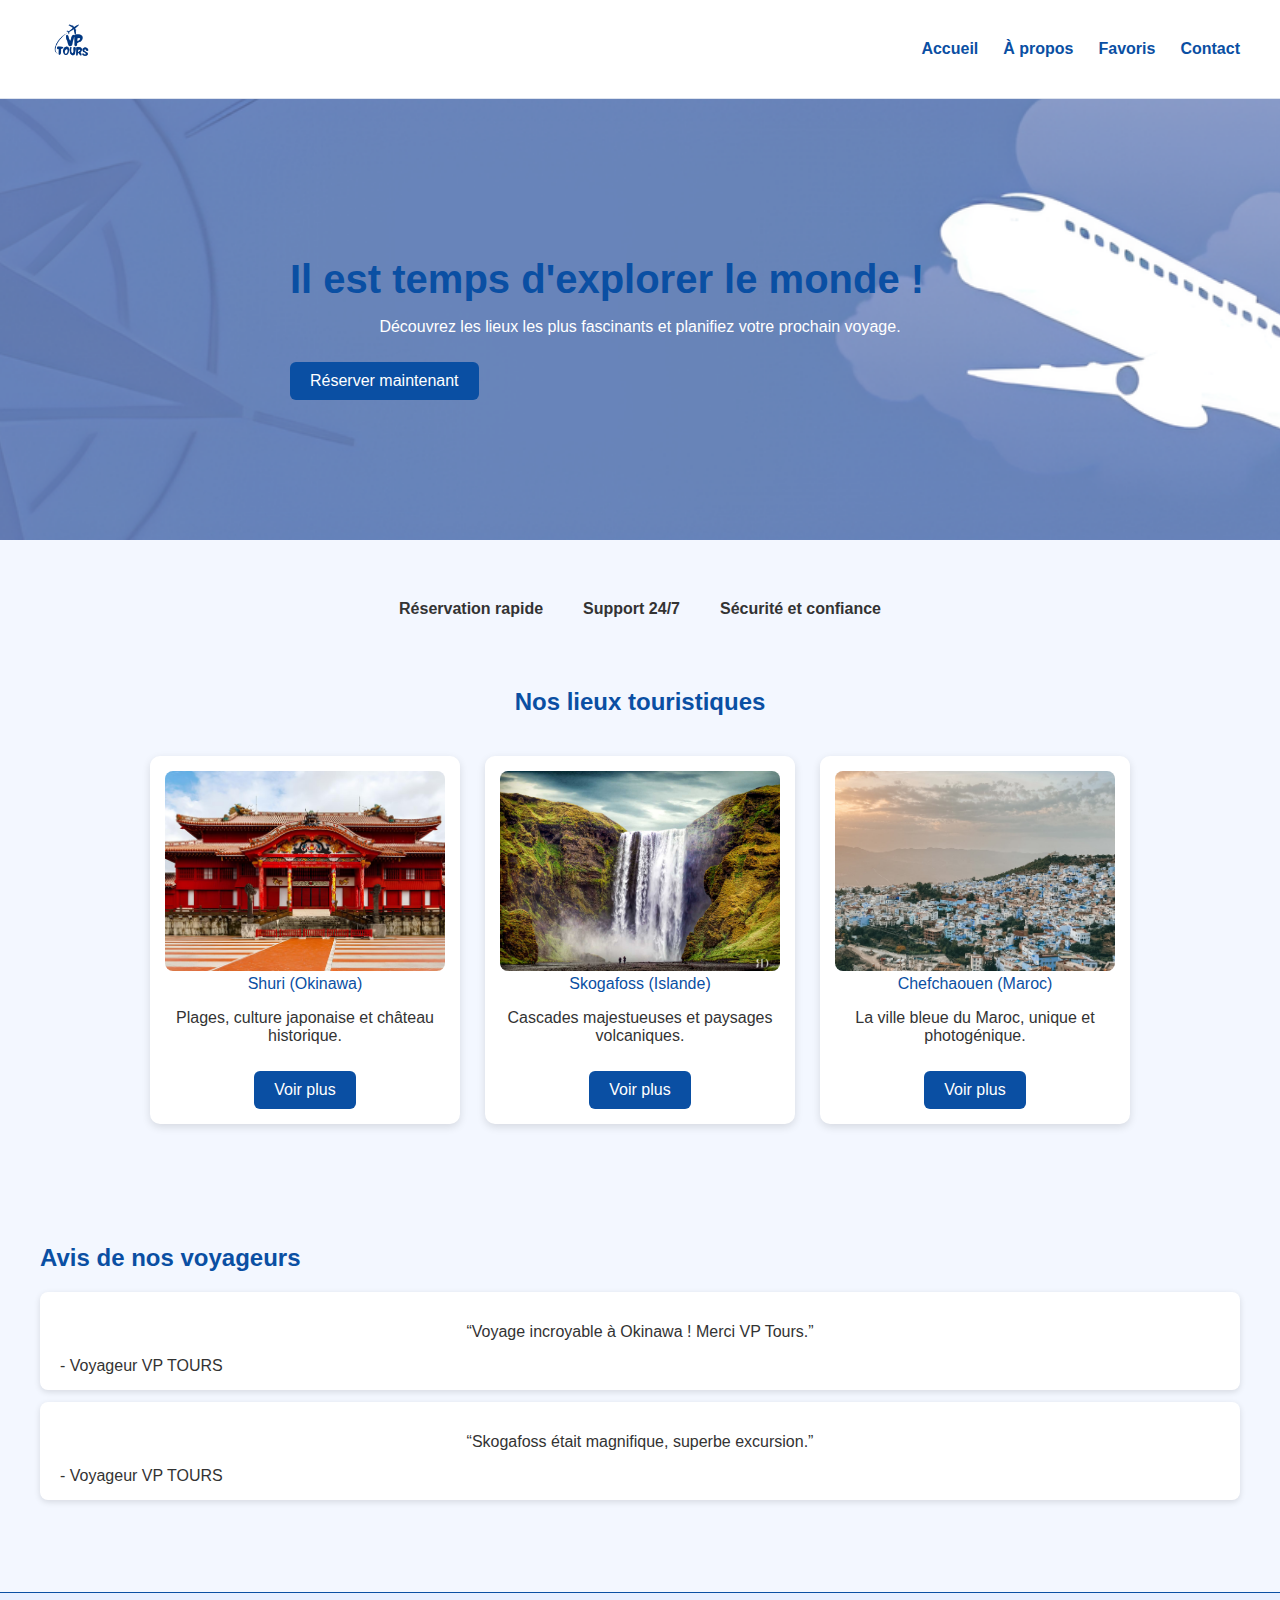
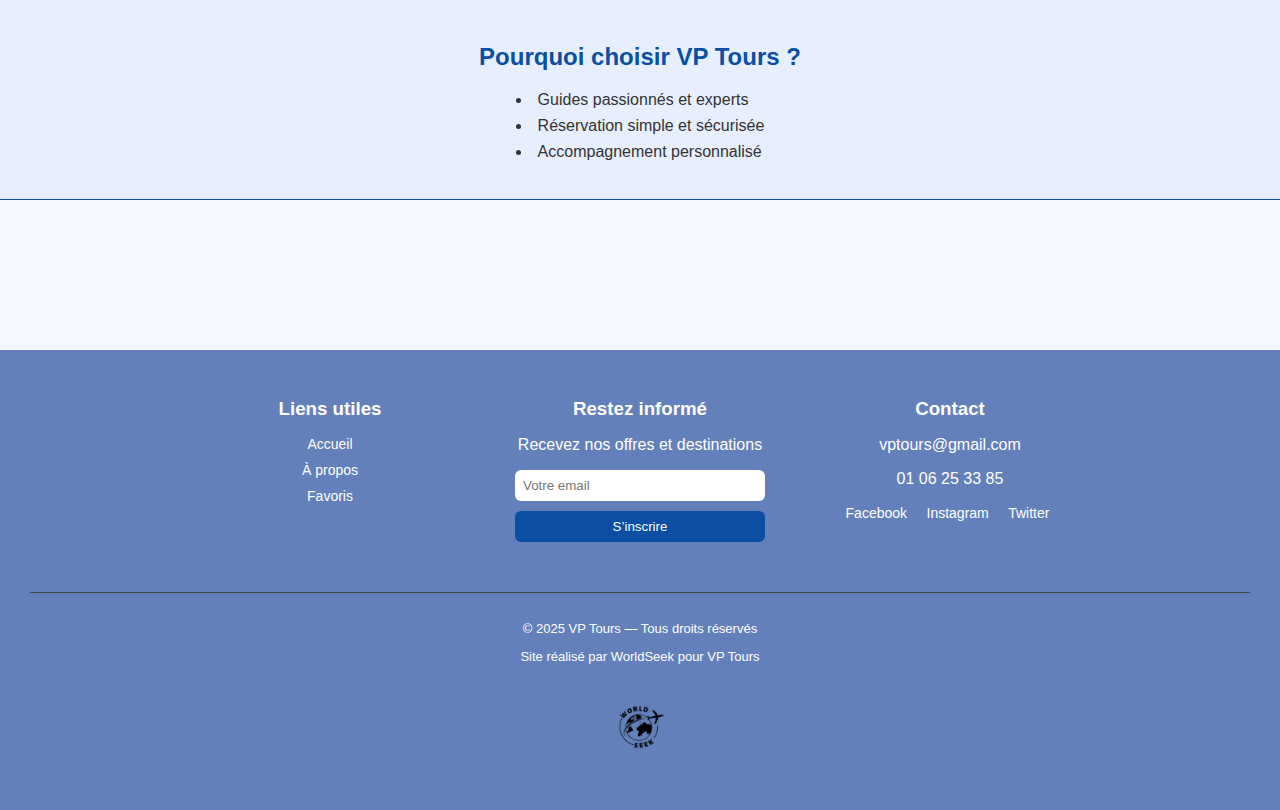
<file: Index.html>
<!DOCTYPE html>
<html lang="fr">
<head>
    <meta charset="UTF-8">
    <title>Accueil - VP Tours</title>
    <link rel="stylesheet" href="style.css">
</head>

<body>
	<header>
		<div class="header-container">
			
		
			<div class="logo">
				<img src="logo.png" alt="Logo VP Tours">
			</div>

			<nav>
				<ul class="menu">
					<li><a href="index.html">Accueil</a></li>
					<li><a href="propos.html">À propos</a></li>
					<li><a href="synthese.html">Favoris</a></li>

					<li class="dropdown">
						<a href="#">Contact </a>
						<ul class="dropdown-menu">
							<li><a href="#">vptours@gmail.com</a></li>
							<li><a href="tel:0106253385">01 06 25 33 85</a></li>
						</ul>
					</li>
				</ul>
			</nav>

		</div>
	</header>


	<section class="principal">
		<img src="banner.png" class="principal-img" alt="Voyage">
		
		<div class="principal-text">
			<h1>Il est temps d'explorer le monde !</h1>
			<p>Découvrez les lieux les plus fascinants et planifiez votre prochain voyage.</p>
			<a href="reservation.html" class="btn-reserver">Réserver maintenant</a>
		</div>
	</section>


	<section class="avantages">
		<ul>
			<li>Réservation rapide</li>
			<li>Support 24/7</li>
			<li>Sécurité et confiance</li>
		</ul>
	</section>


	<main>
		<section>
		<div class="titre">
			<h2>Nos lieux touristiques</h2>
		<div>

			<ul class="destinations">
				<li>
					<img src="shuri.jpg" alt="Shuri">
					<a>Shuri (Okinawa)</a>
					<p>Plages, culture japonaise et château historique.</p>
					<a href="shuri.html" class="btn-reserver">Voir plus</a>
				</li>

				<li>
					<img src="skogafoss.jpeg" alt="Skogafoss">
					<a>Skogafoss (Islande)</a>
					<p>Cascades majestueuses et paysages volcaniques.</p>
					<a href="Skogafoss.html" class="btn-reserver">Voir plus</a>
				</li>

				<li>
					<img src="chefchaouen.jpeg" alt="Chefchaouen">
					<a>Chefchaouen (Maroc)</a>
					<p>La ville bleue du Maroc, unique et photogénique.</p>
					<a href="chefchaouen.html" class="btn-reserver">Voir plus</a>
				</li>
			</ul>
		</section>

		<section class="temoignages">
			<h2>Avis de nos voyageurs</h2>

			<div class="card">
				<p>“Voyage incroyable à Okinawa ! Merci VP Tours.”</p>
				<span>- Voyageur VP TOURS</span>
			</div>

			<div class="card">
				<p>“Skogafoss était magnifique, superbe excursion.”</p>
				<span>- Voyageur VP TOURS</span>
			</div>
		</section>

		<section class="pourquoi">
			<h2>Pourquoi choisir VP Tours ?</h2>
			<ul>
				<li>Guides passionnés et experts</li>
				<li>Réservation simple et sécurisée</li>
				<li>Accompagnement personnalisé</li>
			</ul>
		</section>
	
	</main>

	<footer class="footer">
		<div class="footer-container">

			
			<div class="footer-column">
				<h3>Liens utiles</h3>
				<ul class="footer-links">
					<li><a href="index.html">Accueil</a></li>
					<li><a href="propos.html">À propos</a></li>
					<li><a href="synthese.html">Favoris</a></li>
				</ul>
			</div>

			
			<div class="footer-column">
				<h3>Restez informé</h3>
				<p>Recevez nos offres et destinations</p>

				<form class="newsletter">
					<input type="email" placeholder="Votre email">
					<button type="submit">S’inscrire</button>
				</form>
			</div>

			
			<div class="footer-column">
				<h3>Contact</h3>
				<p>vptours@gmail.com</p>
				<p>01 06 25 33 85</p>

				<div class="socials">
					<a href="#">Facebook</a>
					<a href="#">Instagram</a>
					<a href="#">Twitter</a>
				</div>
			</div>
		</div>

		<div class="footer-bottom">
			<p>© 2025 VP Tours — Tous droits réservés</p>
			<p>Site réalisé par WorldSeek pour VP Tours</p>
			<img src="worldseek.png" alt="Logo Worldseek">
		</div>
	</footer>

</body>
</html>
</file>
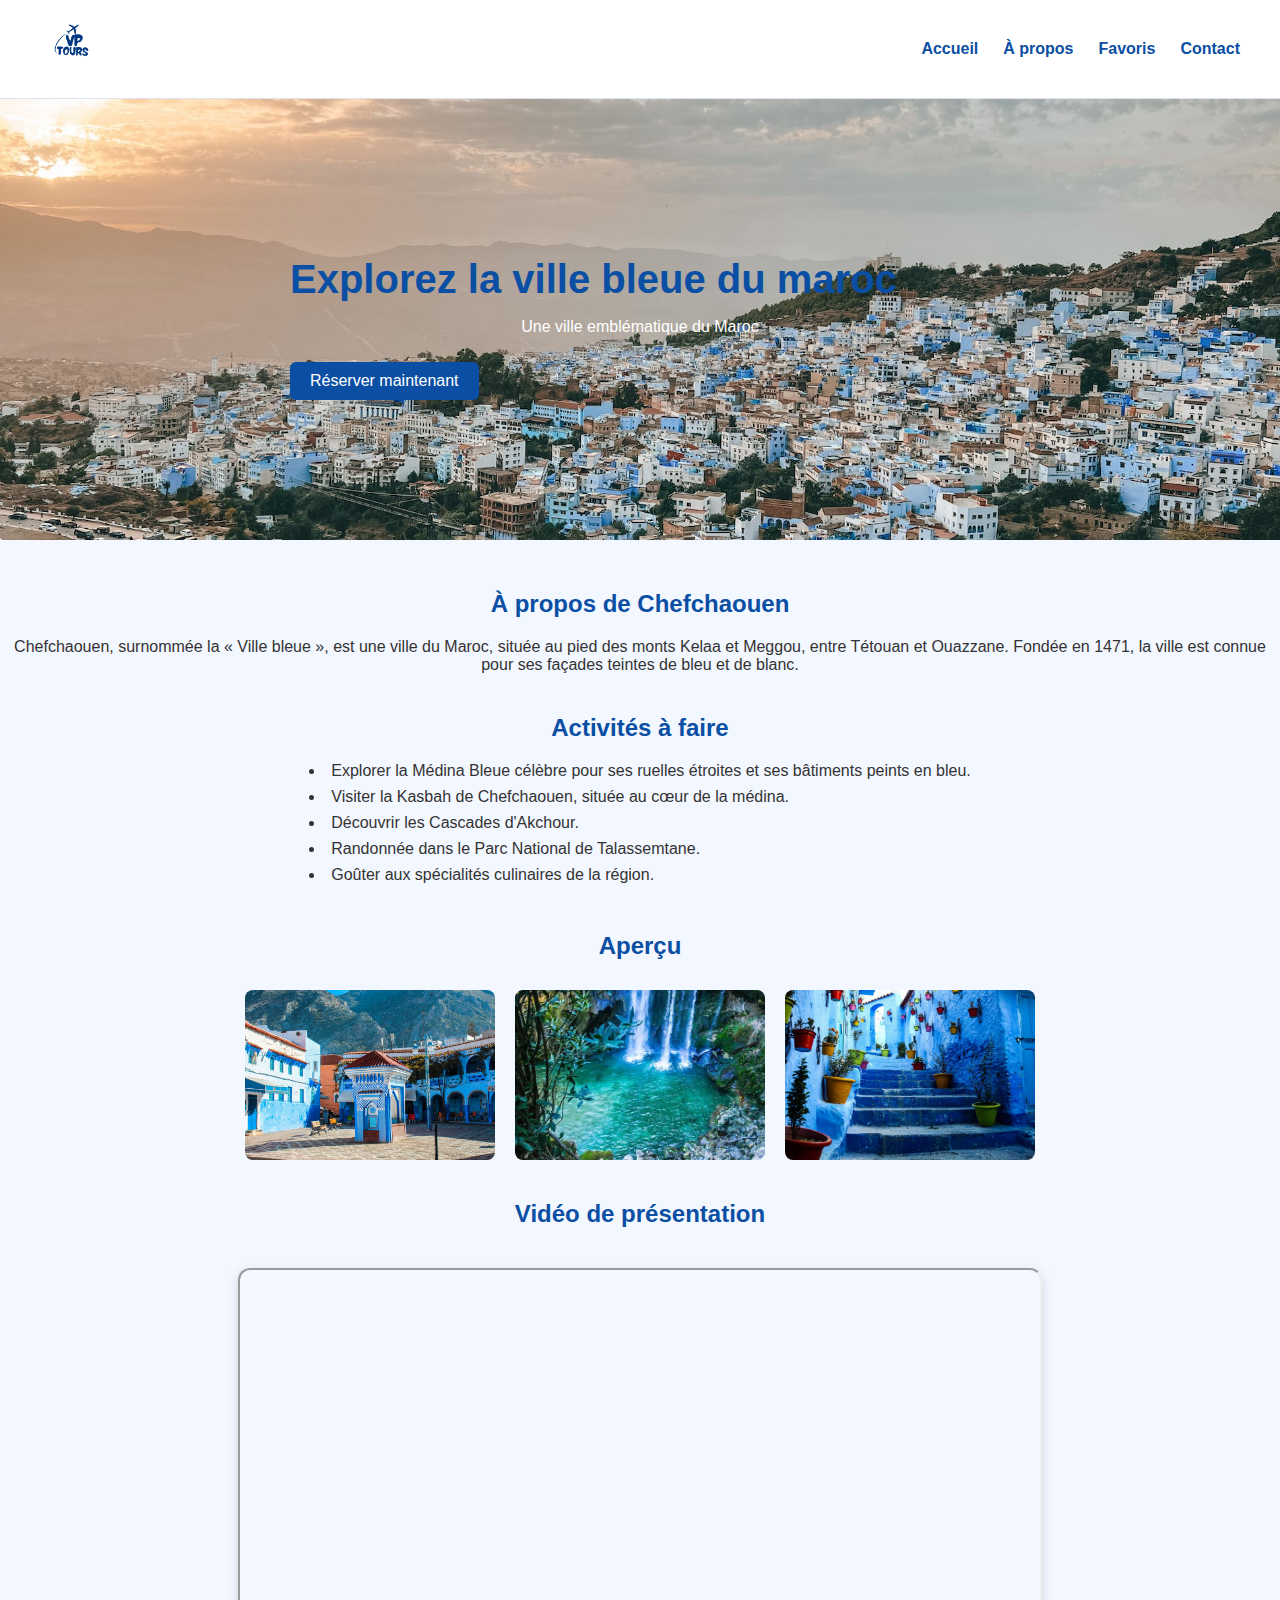
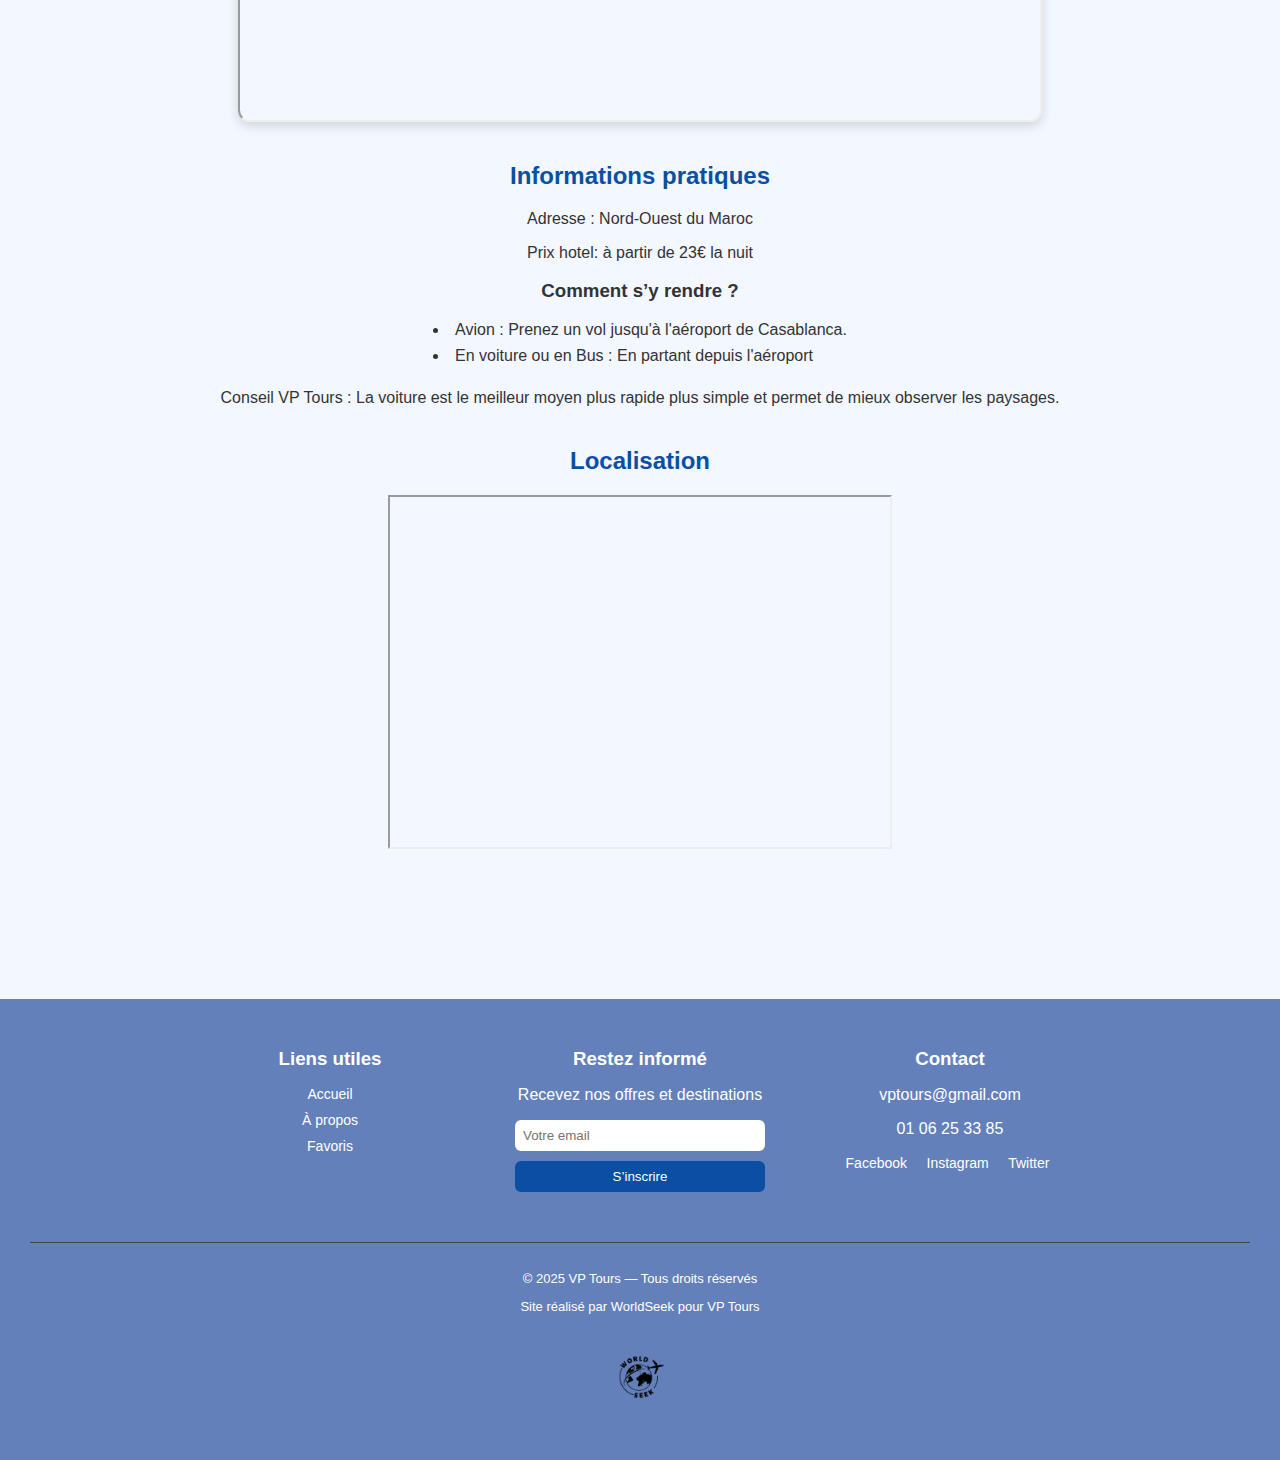
<file: Chefchaouen.html>
<!DOCTYPE html>
<html lang="fr">
<head>
    <meta charset="UTF-8">
    <title>Chefchaouen - Maroc VP Tours</title>
    <link rel="stylesheet" href="style.css">
</head>

<body>

	<header>
		<div class="header-container">

			<div class="logo">
				<img src="logo.png" alt="Logo VP Tours">
			</div>

			<nav>
				<ul class="menu">
					<li><a href="index.html">Accueil</a></li>
					<li><a href="propos.html">À propos</a></li>
					<li><a href="synthese.html">Favoris</a></li>

					<li class="dropdown">
						<a href="#">Contact</a>
						<ul class="dropdown-menu">
							<li><a href="#">vptours@gmail.com</a></li>
							<li><a href="tel:0106253385">01 06 25 33 85</a></li>
						</ul>
					</li>
				</ul>
			</nav>

		</div>
	</header>

	<section class="principal">
		<img src="chefchaouen.jpeg" class="principal-img" alt="Chefchaouen">
		
		<div class="principal-text">
			<h1>Explorez la ville bleue du maroc</h1>
			<p>Une ville emblématique du Maroc</p>
		<a href="reservation.html" class="btn-reserver">Réserver maintenant</a>
		</div>
	</section>

	<main>

    <section class="contenu">
        <h2 class="titre">À propos de Chefchaouen</h2>
        <p>
            Chefchaouen, surnommée la « Ville bleue », est une ville du Maroc, 
		située au pied des monts Kelaa et Meggou, entre Tétouan et Ouazzane. Fondée en 1471, 
		la ville est connue pour ses façades teintes de bleu et de blanc.
        </p>
    </section>

    <section class="contenu">
        <h2 class="titre">Activités à faire</h2>

        <ul>
            <li>Explorer la Médina Bleue célèbre pour ses ruelles étroites et ses bâtiments peints en bleu.</li>
            <li>Visiter la Kasbah de Chefchaouen, située au cœur de la médina.</li>
            <li>Découvrir les Cascades d'Akchour.</li>
            <li>Randonnée dans le Parc National de Talassemtane.</li>
            <li>Goûter aux spécialités culinaires de la région.</li>
        </ul>


    </section>
	
	<section class="contenu">
		<h2 class="titre">Aperçu</h2>
		
		<div class="images-apercu">
			<img src="medina.jpg" alt="Jardins de Shuri">
			<img src="akchour.jpg" alt="Porte rouge">
			<img src="rue.jpg" alt="Spécialités locales">
		</div>
	</section>
	
	<section class="contenu">
		<h2>Vidéo de présentation</h2>
		<iframe src="https://www.youtube.com/embed/J4NNwH_qDwI?si=d47zlhYs-YAQYrtj" title="YouTube video player"  allow="accelerometer; autoplay;
		clipboard-write; encrypted-media; gyroscope; picture-in-picture; web-share" referrerpolicy="strict-origin-when-cross-origin" allowfullscreen class="video"></iframe>
	</section>
	
	<section class="contenu">
		<h2 class="titre">Informations pratiques</h2>

		<p>Adresse : Nord-Ouest du Maroc</p>
		<p>Prix hotel: à partir de 23€ la nuit</p>
		
		<h3>Comment s’y rendre ?</h3>
		<ul>
			<li>Avion : Prenez un vol jusqu'à l'aéroport de Casablanca.</li>
			<li>En voiture ou en Bus : En partant depuis l'aéroport</li>
		</ul>

		<p>Conseil VP Tours : La voiture est le meilleur moyen plus rapide plus simple et permet de mieux observer les paysages.</p>
	</section>


    <section class="contenu">
        <h2 class="titre">Localisation</h2>

        <div class="map">
            <iframe src="https://www.google.com/maps/embed?pb=!1m18!1m12!1m3!1d26091.391146024172!2d-5.291579946805275!3d35.170986006382854!2m3!1f0!2f0!3f0!3m2!1i1024!2i768!4f13.1!3m3!1m2!1s0xd0b265e6402d907%3A0x91548980ce97ea0c!2sChefchaouen%2C%20Maroc!5e0!3m2!1sfr!2sfr!4v1765728182947!5m2!1sfr!2sfr"
			allowfullscreen="" loading="lazy" referrerpolicy="no-referrer-when-downgrade" class="map-i"></iframe>
        </div>
    </section>

</main>

<footer class="footer">
    <div class="footer-container">

        
        <div class="footer-column">
            <h3>Liens utiles</h3>
            <ul class="footer-links">
                <li><a href="index.html">Accueil</a></li>
                <li><a href="propos.html">À propos</a></li>
                <li><a href="synthese.html">Favoris</a></li>
            </ul>
        </div>

        
        <div class="footer-column">
            <h3>Restez informé</h3>
            <p>Recevez nos offres et destinations</p>

            <form class="newsletter">
                <input type="email" placeholder="Votre email">
                <button type="submit">S’inscrire</button>
            </form>
        </div>

        
        <div class="footer-column">
            <h3>Contact</h3>
            <p>vptours@gmail.com</p>
            <p>01 06 25 33 85</p>

            <div class="socials">
                <a href="#">Facebook</a>
                <a href="#">Instagram</a>
                <a href="#">Twitter</a>
            </div>
        </div>

    </div>

    <div class="footer-bottom">
        <p>© 2025 VP Tours — Tous droits réservés</p>
        <p>Site réalisé par WorldSeek pour VP Tours</p>
		<img src="worldseek.png" alt="Logo Worldseek">
    </div>
</footer>

</body>
</html>
</file>
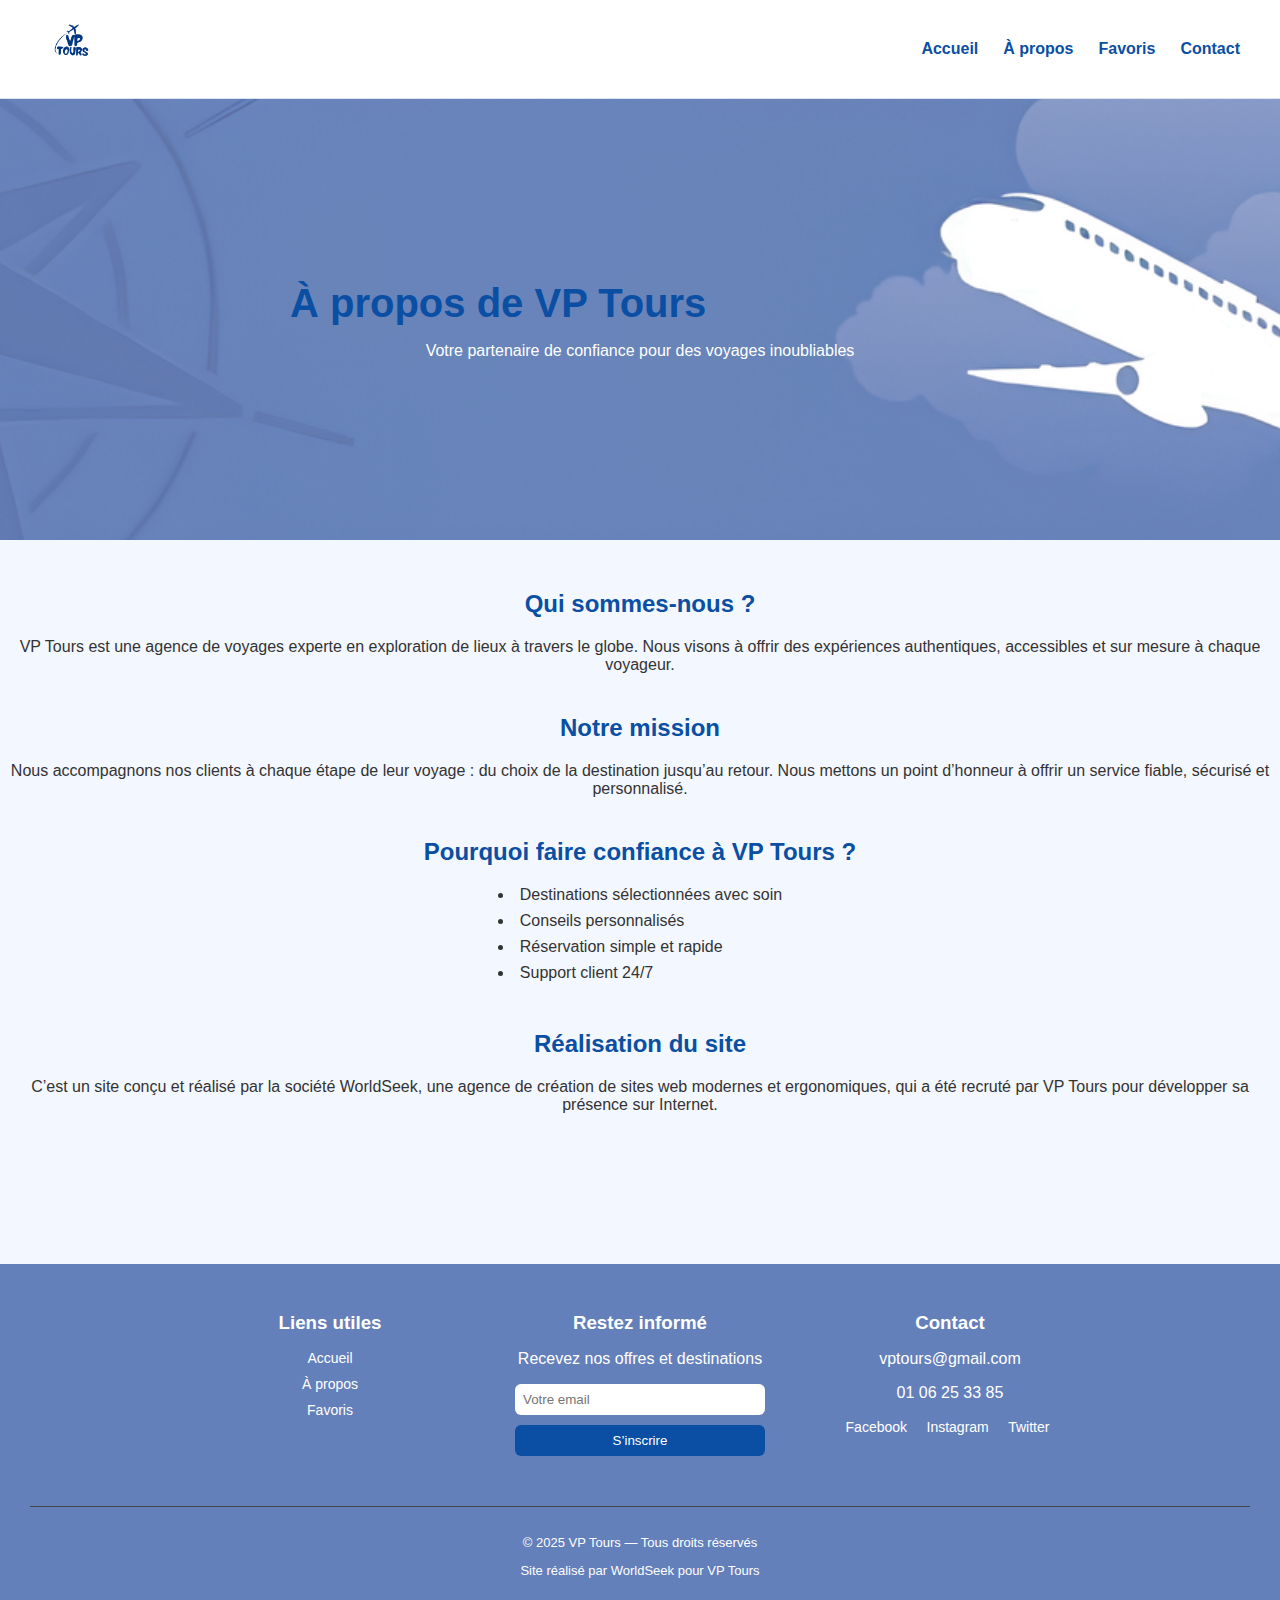
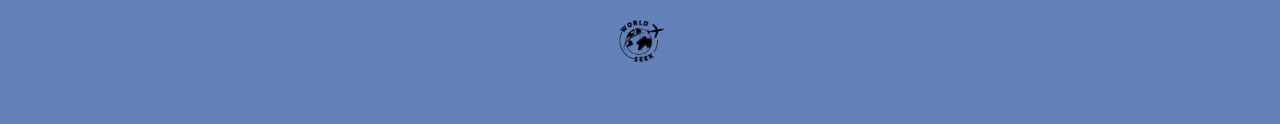
<file: propos.html>
<!DOCTYPE html>
<html lang="fr">
<head>
    <meta charset="UTF-8">
    <title>À propos</title>
    <link rel="stylesheet" href="style.css">
</head>

	<body>

	<header>
		<div class="header-container">

			<div class="logo">
				<img src="logo.png" alt="Logo VP Tours">
			</div>

			<nav>
				<ul class="menu">
					<li><a href="index.html">Accueil</a></li>
					<li><a href="propos.html">À propos</a></li>
					<li><a href="synthese.html">Favoris</a></li>

					<li class="dropdown">
						<a href="#">Contact</a>
						<ul class="dropdown-menu">
							<li><a href="#">vptours@gmail.com</a></li>
							<li><a href="tel:0106253385">01 06 25 33 85</a></li>
						</ul>
					</li>
				</ul>
			</nav>

		</div>
	</header>


	<section class="principal">
		<img src="banner.png" class="principal-img" alt="Agence VP Tours">

		<div class="principal-text">
			<h1>À propos de VP Tours</h1>
			<p>Votre partenaire de confiance pour des voyages inoubliables</p>
		</div>
	</section>


	<main>

    <section class="contenu">
        <h2 class="titre">Qui sommes-nous ?</h2>
        <p>
			VP Tours est une agence de voyages experte en exploration de lieux à travers le globe.  
			Nous visons à offrir des expériences authentiques, accessibles et sur mesure à chaque voyageur.
        </p>
    </section>

    <section class="contenu">
        <h2 class="titre">Notre mission</h2>
        <p>
            Nous accompagnons nos clients à chaque étape de leur voyage :
            du choix de la destination jusqu’au retour. Nous mettons un point
            d’honneur à offrir un service fiable, sécurisé et personnalisé.
        </p>
    </section>

    <section class="contenu">
        <h2 class="titre">Pourquoi faire confiance à VP Tours ?</h2>
        <ul>
            <li>Destinations sélectionnées avec soin</li>
            <li>Conseils personnalisés</li>
            <li>Réservation simple et rapide</li>
            <li>Support client 24/7</li>
        </ul>
    </section>

    <section class="contenu">
        <h2 class="titre">Réalisation du site</h2>
        <p>
			C’est un site conçu et réalisé par la société WorldSeek, une agence de création de sites web modernes 
			et ergonomiques,
			qui a été recruté par VP Tours pour développer sa présence sur Internet.
        </p>
    </section>

	</main>


	<footer class="footer">
		<div class="footer-container">

			
			<div class="footer-column">
				<h3>Liens utiles</h3>
				<ul class="footer-links">
					<li><a href="index.html">Accueil</a></li>
					<li><a href="propos.html">À propos</a></li>
					<li><a href="synthese.html">Favoris</a></li>
				</ul>
			</div>

			
			<div class="footer-column">
				<h3>Restez informé</h3>
				<p>Recevez nos offres et destinations</p>

				<form class="newsletter">
					<input type="email" placeholder="Votre email">
					<button type="submit">S’inscrire</button>
				</form>
			</div>

			
			<div class="footer-column">
				<h3>Contact</h3>
				<p>vptours@gmail.com</p>
				<p>01 06 25 33 85</p>

				<div class="socials">
					<a href="#">Facebook</a>
					<a href="#">Instagram</a>
					<a href="#">Twitter</a>
				</div>
			</div>
		</div>
		<div class="footer-bottom">
			<p>© 2025 VP Tours — Tous droits réservés</p>
			<p>Site réalisé par WorldSeek pour VP Tours</p>
			<img src="worldseek.png" alt="Logo Worldseek">
		</div>
	</footer>
</body>
</html>
</file>
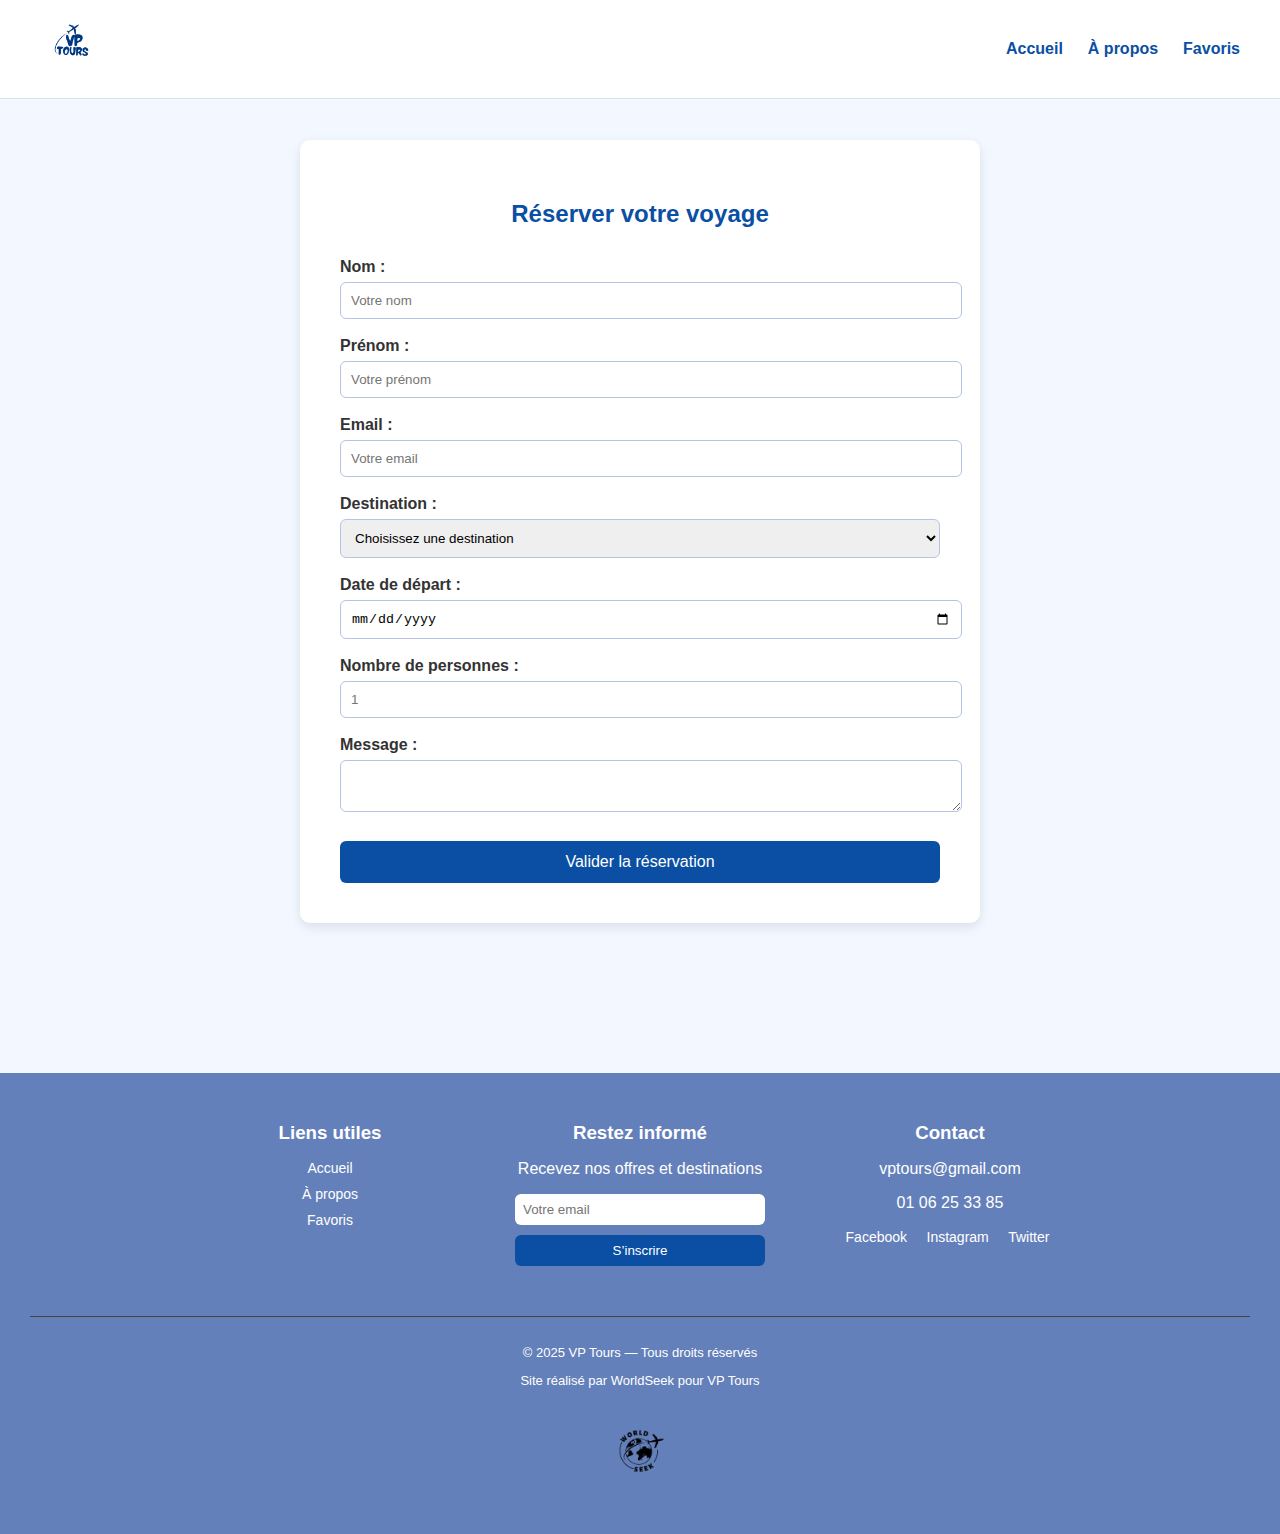
<file: reservation.html>
<!DOCTYPE html>
<html lang="fr">
<head>
    <meta charset="UTF-8">
    <title>Réservation VP Tours</title>
    <link rel="stylesheet" href="style.css">
</head>
	<body>

		<header>
			<div class="header-container">
				<div class="logo">
					<img src="logo.png" alt="Logo VP Tours">
				</div>

				<nav>
					<ul class="menu">
						<li><a href="index.html">Accueil</a></li>
						<li><a href="propos.html">À propos</a></li>
						<li><a href="synthese.html">Favoris</a></li>
					</ul>
				</nav>
			</div>
		</header>

		<main>

		<section class="contenu reservation-form">
			<h2 class="titre">Réserver votre voyage</h2>

			<form>
				<label>Nom :</label>
				<input type="text" placeholder="Votre nom" required>

				<label>Prénom :</label>
				<input type="text" placeholder="Votre prénom" required>

				<label>Email :</label>
				<input type="email" placeholder="Votre email" required>

				<label>Destination :</label>
				<select required>
					<option value=""> Choisissez une destination </option>
					<option>Château de Shuri (Japon)</option>
					<option>Skógafoss (Islande)</option>
					<option>Chefchaouen (Maroc)</option>
				</select>

				<label>Date de départ :</label>
				<input type="date" required>

				<label>Nombre de personnes :</label>
				<input type="number" min="1" max="10"  placeholder="1" required>

				<label>Message :</label>
				<textarea></textarea>

				<button type="submit">Valider la réservation</button>
			</form>
		</section>


	</main>

	<footer class="footer">
		<div class="footer-container">

			
			<div class="footer-column">
				<h3>Liens utiles</h3>
				<ul class="footer-links">
					<li><a href="index.html">Accueil</a></li>
					<li><a href="propos.html">À propos</a></li>
					<li><a href="synthese.html">Favoris</a></li>
				</ul>
			</div>

			
			<div class="footer-column">
				<h3>Restez informé</h3>
				<p>Recevez nos offres et destinations</p>

				<form class="newsletter">
					<input type="email" placeholder="Votre email">
					<button type="submit">S’inscrire</button>
				</form>
			</div>

			
			<div class="footer-column">
				<h3>Contact</h3>
				<p>vptours@gmail.com</p>
				<p>01 06 25 33 85</p>

				<div class="socials">
					<a href="#">Facebook</a>
					<a href="#">Instagram</a>
					<a href="#">Twitter</a>
				</div>
			</div>
		</div>

		<div class="footer-bottom">
			<p>© 2025 VP Tours — Tous droits réservés</p>
			<p>Site réalisé par WorldSeek pour VP Tours</p>
			<img src="worldseek.png" alt="Logo Worldseek">
		</div>
	</footer>

</body>
</html>
</file>
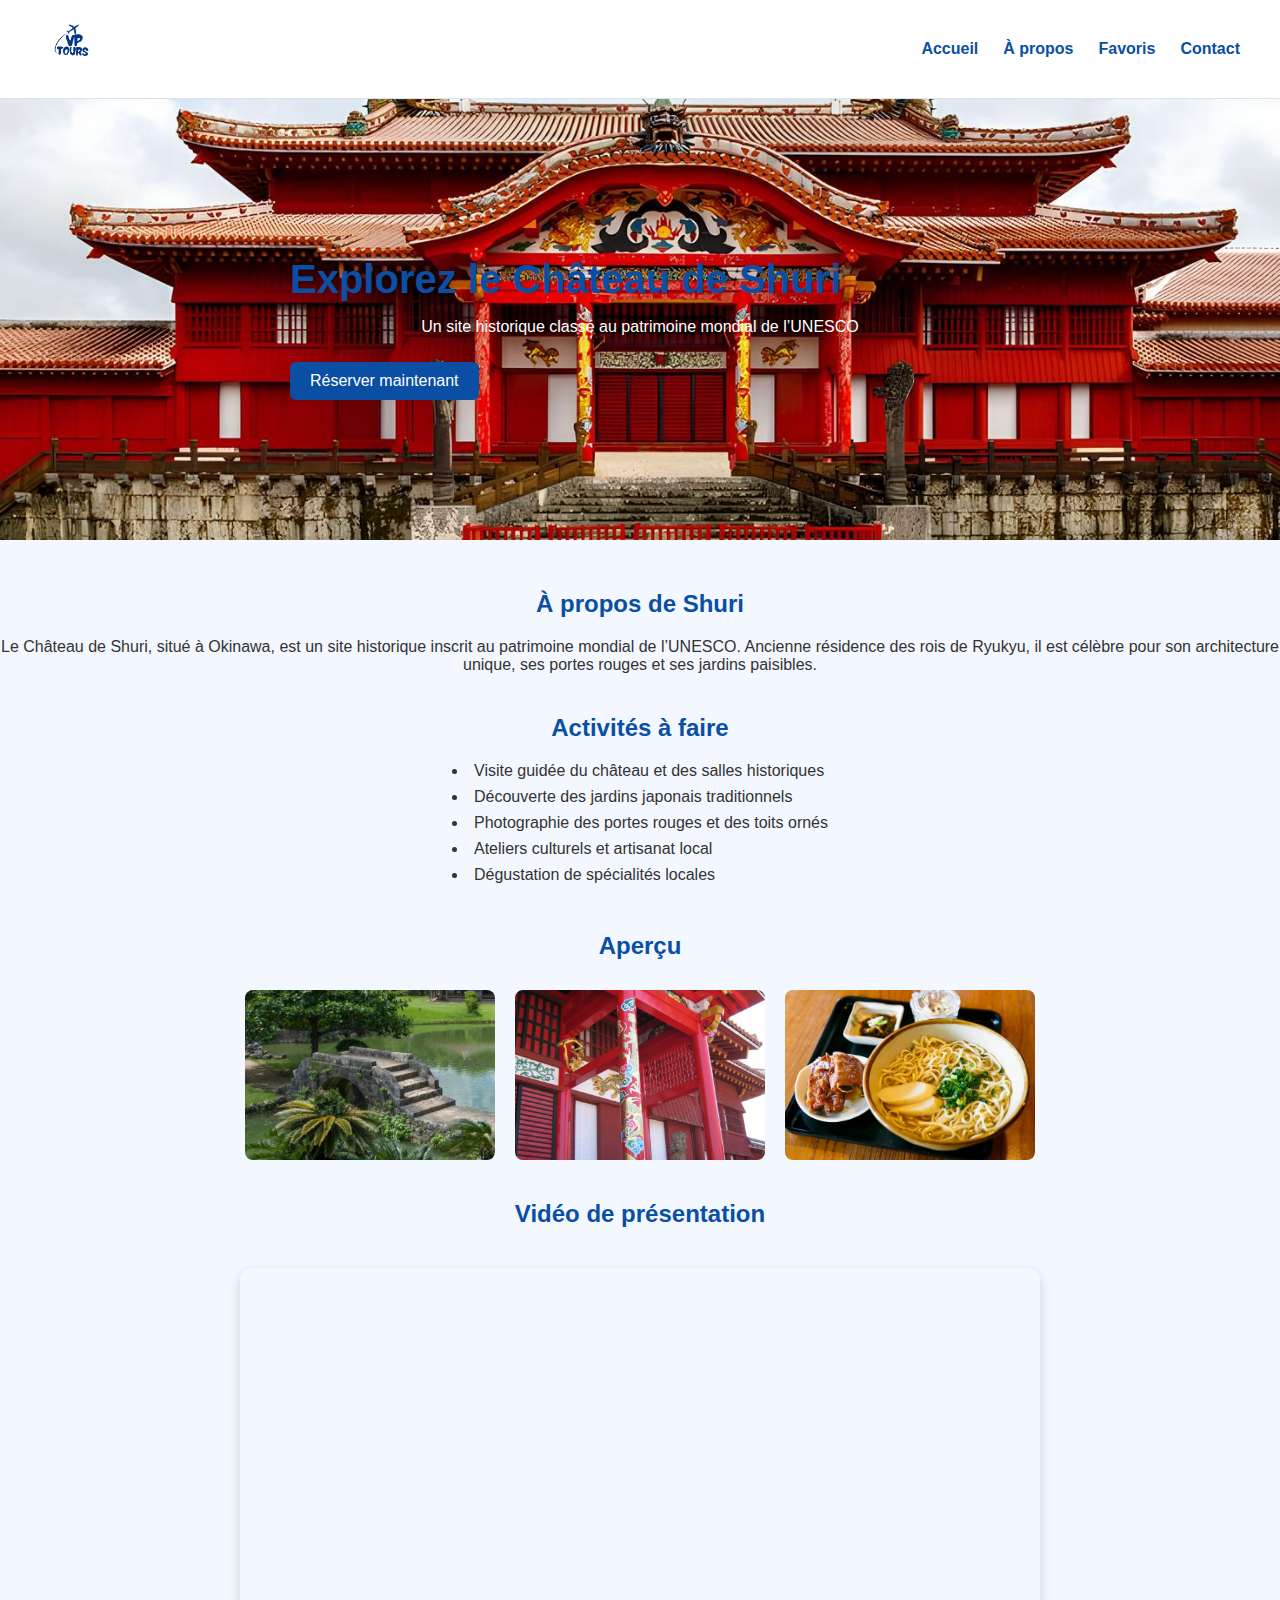
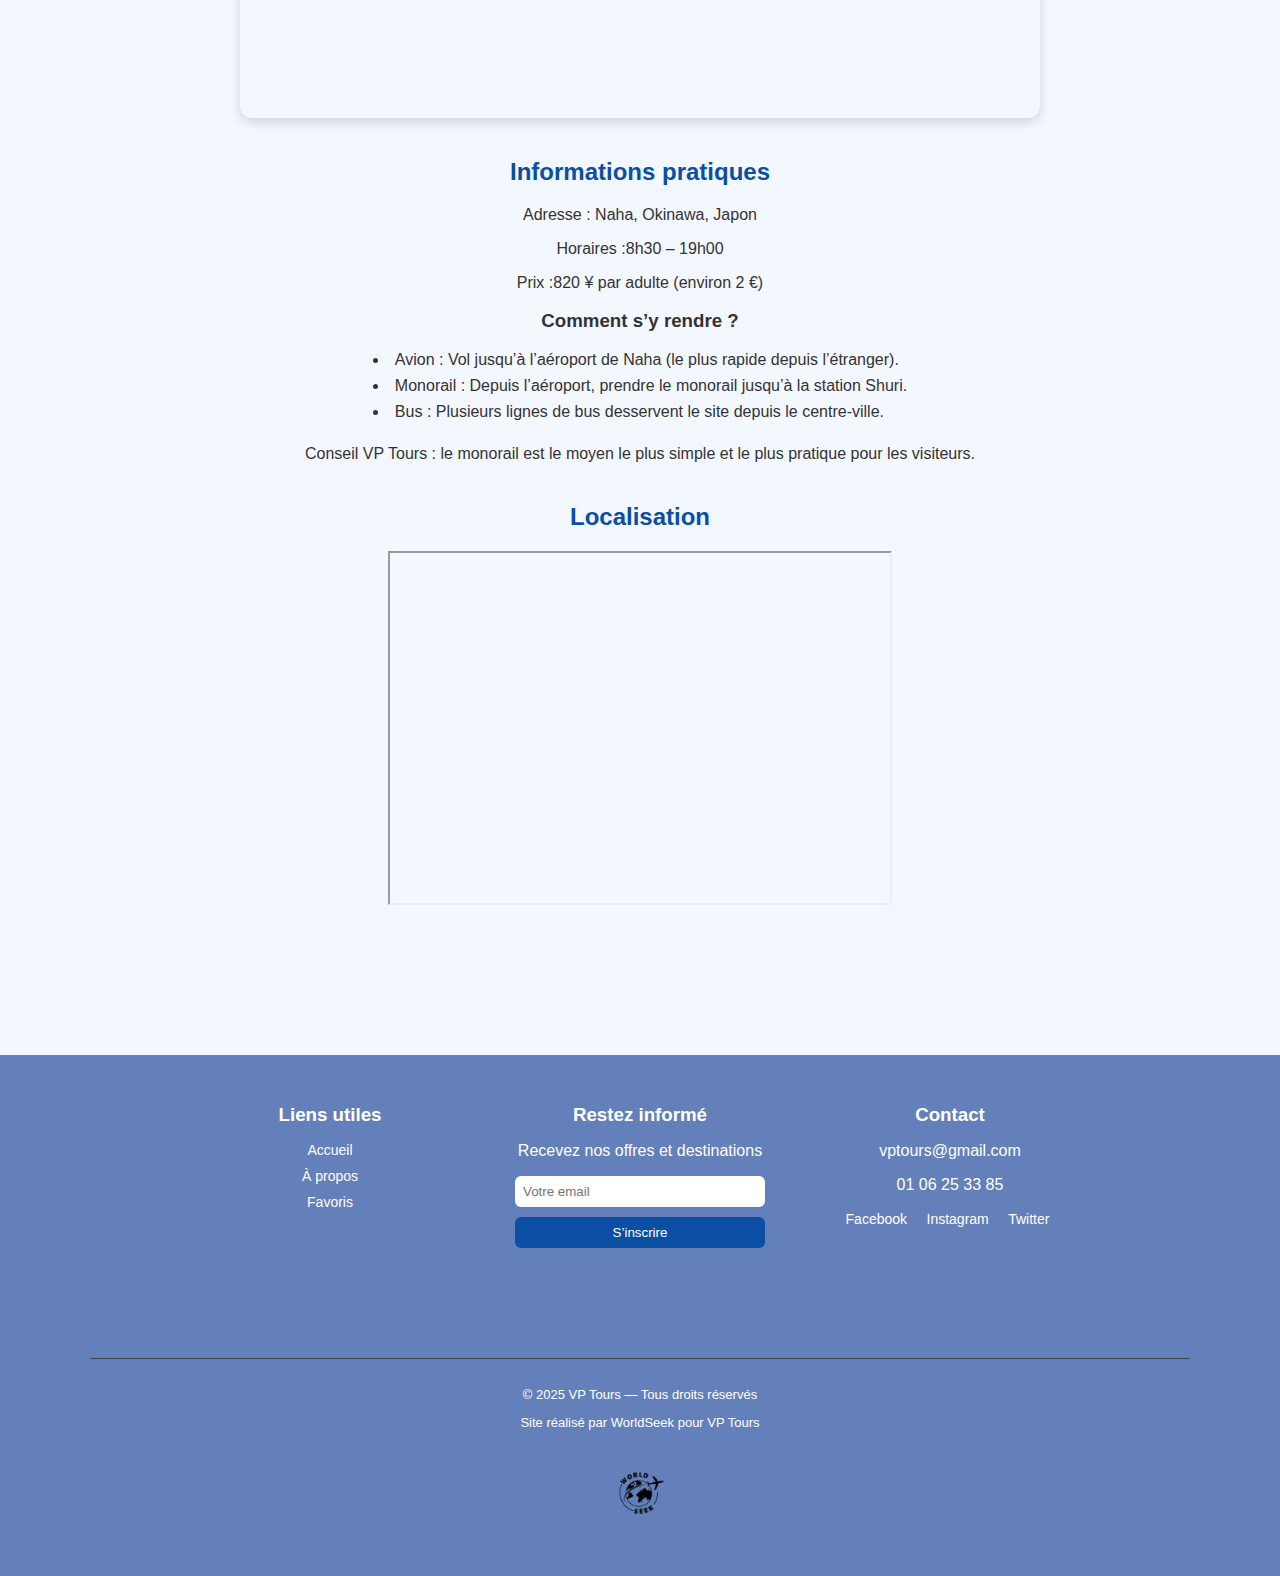
<file: shuri.html>
<!DOCTYPE html>
<html lang="fr">
<head>
    <meta charset="UTF-8">
    <title>Shuri - Okinawa </title>
    <link rel="stylesheet" href="style.css">
</head>

	<body>

	<header>
		<div class="header-container">

			<div class="logo">
				<img src="logo.png" alt="Logo VP Tours">
			</div>

			<nav>
				<ul class="menu">
					<li><a href="index.html">Accueil</a></li>
					<li><a href="propos.html">À propos</a></li>
					<li><a href="synthese.html">Favoris</a></li>

					<li class="dropdown">
						<a href="#">Contact</a>
						<ul class="dropdown-menu">
							<li><a href="#">vptours@gmail.com</a></li>
							<li><a href="tel:0106253385">01 06 25 33 85</a></li>
						</ul>
					</li>
				</ul>
			</nav>

		</div>
	</header>

	<section class="principal">
		<img src="shuri.jpg" class="principal-img" alt="Château de Shuri">

		<div class="principal-text">
			<h1>Explorez le Château de Shuri</h1>
			<p>Un site historique classé au patrimoine mondial de l’UNESCO</p>
			<a href="reservation.html" class="btn-reserver">Réserver maintenant</a>
		</div>
	</section>

	<main>

    <section class="contenu">
        <h2 class="titre">À propos de Shuri</h2>
        <p>
            Le Château de Shuri, situé à Okinawa, est un site historique inscrit
            au patrimoine mondial de l’UNESCO. Ancienne résidence des rois de Ryukyu,
            il est célèbre pour son architecture unique, ses portes rouges et ses jardins paisibles.
        </p>
    </section>

    <section class="contenu">
        <h2 class="titre">Activités à faire</h2>

        <ul>
            <li>Visite guidée du château et des salles historiques</li>
            <li>Découverte des jardins japonais traditionnels</li>
            <li>Photographie des portes rouges et des toits ornés</li>
            <li>Ateliers culturels et artisanat local</li>
            <li>Dégustation de spécialités locales</li>
        </ul>


    </section>
	
	<section class="contenu">
		<h2 class="titre">Aperçu</h2>
		
		<div class="images-apercu">
			<img src="gardenshuri.jpg" alt="Jardins de Shuri">
			<img src="rouge.jpg" alt="Porte rouge">
			<img src="nahafood.jpg" alt="Spécialités locales">
		</div>
	</section>
	
	<section class="contenu">
		<h2>Vidéo de présentation</h2>
		<iframe src="https://www.youtube.com/embed/5wJKeZg5Yrk?si=Q73Aht3KPfSOSVfU" title="YouTube video player" frameborder="0" allow="accelerometer; autoplay; clipboard-write;
		encrypted-media; gyroscope; picture-in-picture; web-share" referrerpolicy="strict-origin-when-cross-origin" allowfullscreen class="video"></iframe>
	</section>
	
	<section class="contenu">
		<h2 class="titre">Informations pratiques</h2>

		<p>Adresse : Naha, Okinawa, Japon</p>
		<p>Horaires :8h30 – 19h00</p>
		<p>Prix :820 ¥ par adulte (environ 2 €)</p>

		<h3 class="titre">Comment s’y rendre ?</h3>
		<ul>
			<li>Avion : Vol jusqu’à l’aéroport de Naha (le plus rapide depuis l’étranger).</li>
			<li>Monorail : Depuis l’aéroport, prendre le monorail jusqu’à la station Shuri.</li>
			<li>Bus : Plusieurs lignes de bus desservent le site depuis le centre-ville.</li>
		</ul>

		<p>Conseil VP Tours : le monorail est le moyen le plus simple et le plus pratique pour les visiteurs.</p>
	</section>


    <section class="contenu">
        <h2 class="titre">Localisation</h2>

        <div class="map">
           <iframe src="https://www.google.com/maps/embed?pb=!1m18!1m12!1m3!1d3579.3735393140714!2d127.71690837607775!3d26.217049689638714!2m3!1f0!2f0!3f0!3m2!1i1024!2i768!4f13.1!3m3!1m2!1s0x34e56bfe6cf4db67%3A0xc0899fbab29e4f8b!2sShuri%20Castle!5e0!3m2!1sfr!2sfr!4v1765726098368!5m2!1sfr!2sfr"
		   allowfullscreen="" loading="lazy" 
		   referrerpolicy="no-referrer-when-downgrade" class="map-i"></iframe>
        </div>
    </section>

	</main>

	<footer class="footer">
		<div class="footer-container">

			<div class="footer-column">
				<h3>Liens utiles</h3>
				<ul class="footer-links">
					<li><a href="index.html">Accueil</a></li>
					<li><a href="propos.html">À propos</a></li>
					<li><a href="synthese.html">Favoris</a></li>
				</ul>
			</div>

			
			<div class="footer-column">
				<h3>Restez informé</h3>
				<p>Recevez nos offres et destinations</p>

				<form class="newsletter">
					<input type="email" placeholder="Votre email">
					<button type="submit">S’inscrire</button>
				</form>
			</div>

			
			<div class="footer-column">
				<h3>Contact</h3>
				<p>vptours@gmail.com</p>
				<p>01 06 25 33 85</p>

				<div class="socials">
					<a href="#">Facebook</a>
					<a href="#">Instagram</a>
					<a href="#">Twitter</a>
				</div>
			</div>
		
			<div class="footer-bottom">
				<p>© 2025 VP Tours — Tous droits réservés</p>
				<p>Site réalisé par WorldSeek pour VP Tours</p>
				<img src="worldseek.png" alt="Logo Worldseek">
			</div>
		</div>
	</footer>

</body>
</html>
</file>
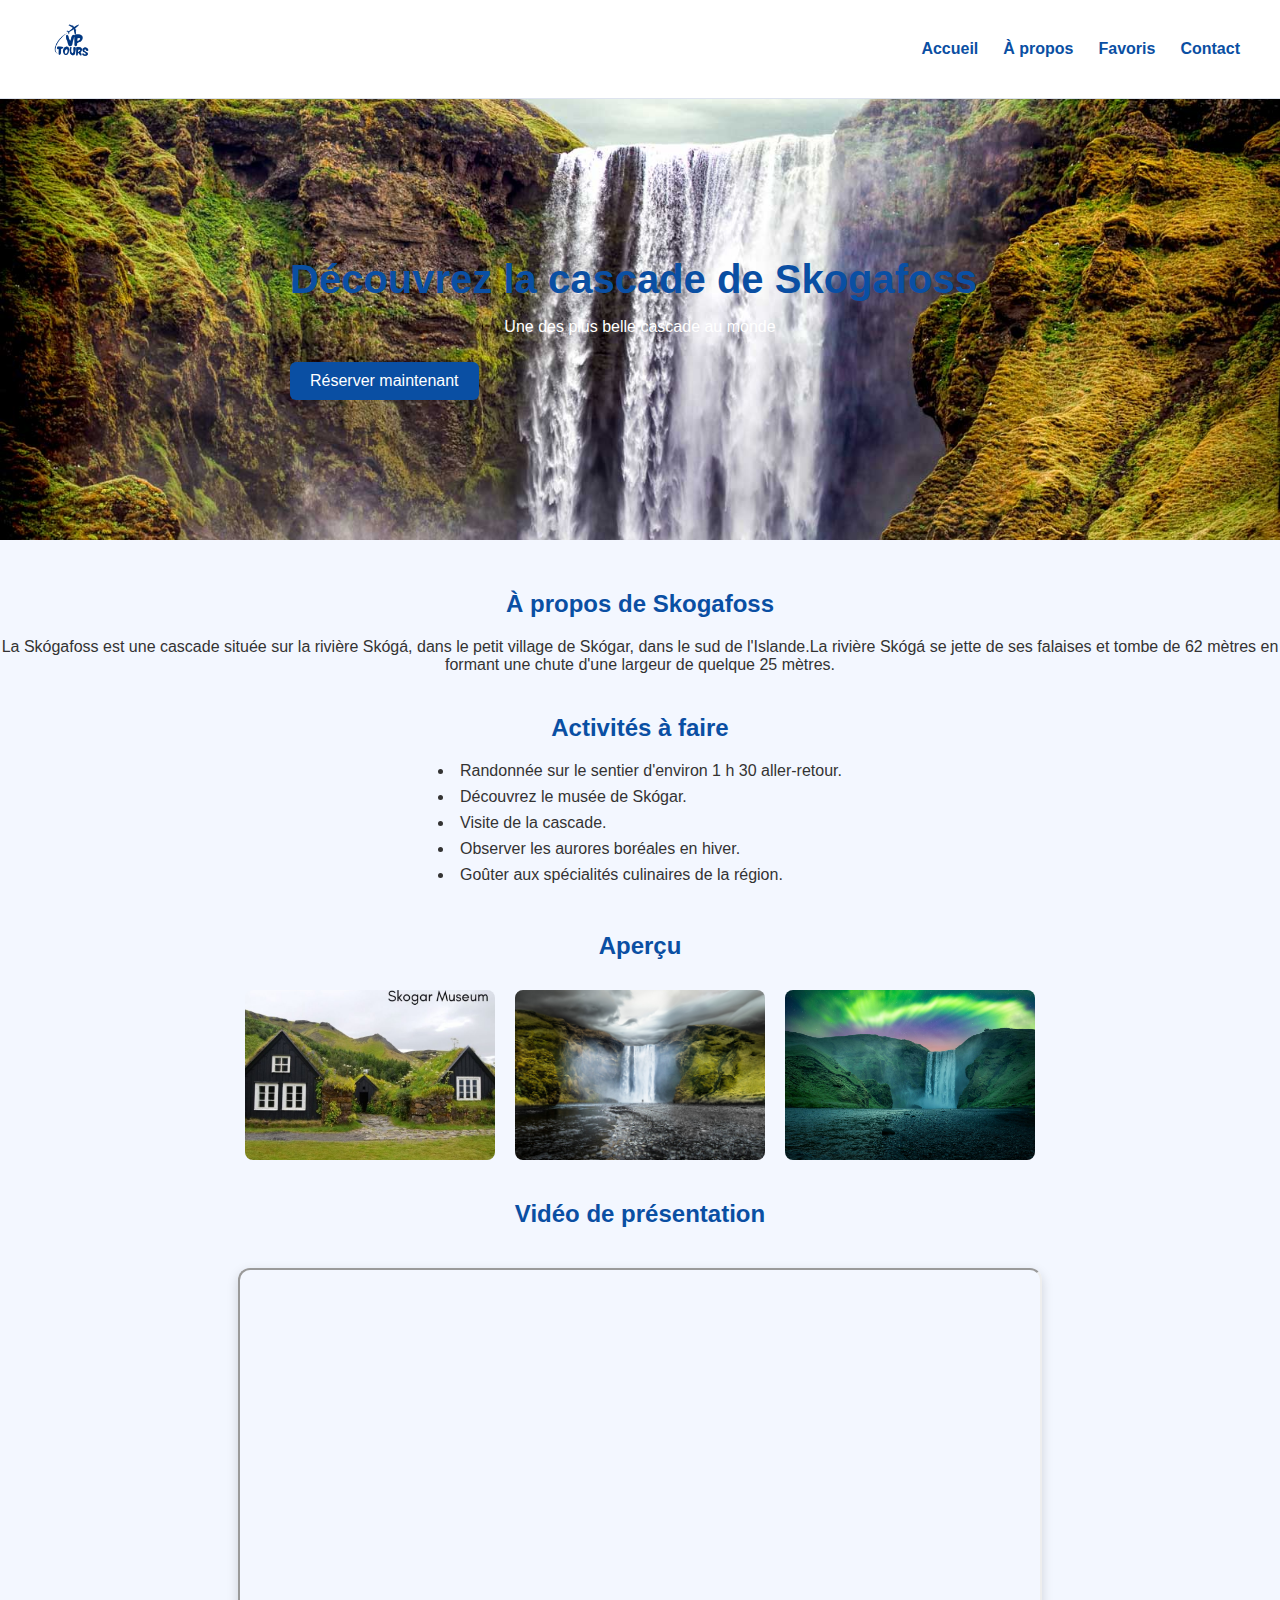
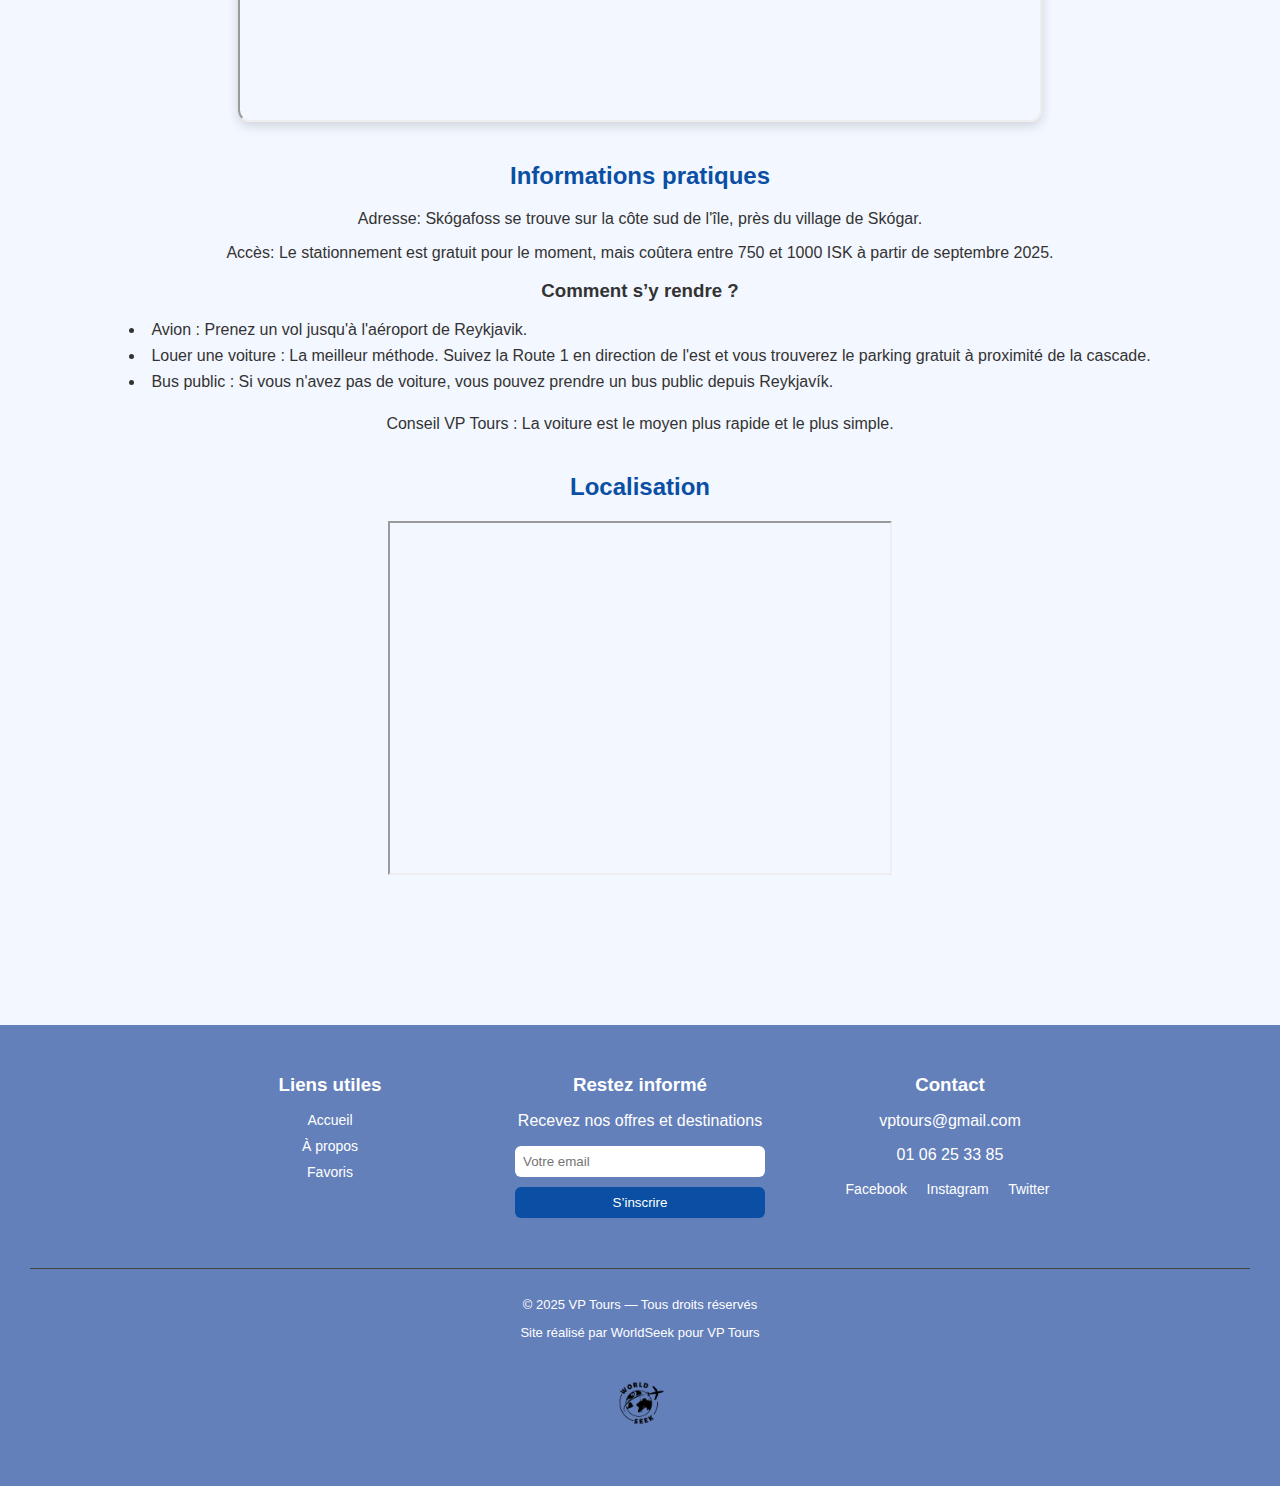
<file: Skogafoss.html>
<!DOCTYPE html>
<html lang="fr">
<head>
    <meta charset="UTF-8">
    <title>Skogafoss - Islande | VP Tours</title>
    <link rel="stylesheet" href="style.css">
</head>

<body>
	<header>
		<div class="header-container">

			<div class="logo">
				<img src="logo.png" alt="Logo VP Tours">
			</div>

			<nav>
				<ul class="menu">
					<li><a href="index.html">Accueil</a></li>
					<li><a href="propos.html">À propos</a></li>
					<li><a href="synthese.html">Favoris</a></li>

					<li class="dropdown">
						<a href="#">Contact</a>
						<ul class="dropdown-menu">
							<li><a href="#">vptours@gmail.com</a></li>
							<li><a href="tel:0106253385">01 06 25 33 85</a></li>
						</ul>
					</li>
				</ul>
			</nav>

		</div>
	</header>

	<section class="principal">
		<img src="skogafoss.jpeg" class="principal-img" alt="Skogafoss">

		<div class="principal-text">
			<h1>Découvrez la cascade de Skogafoss</h1>
			<p>Une des plus belle cascade au monde</p>
		<a href="reservation.html" class="btn-reserver">Réserver maintenant</a>
		</div>
	</section>

	<main>

		<section class="contenu">
			<h2 class="titre">À propos de Skogafoss</h2>
			<p>
			  La Skógafoss est une cascade située sur la rivière Skógá, dans le petit village de Skógar,
			dans le sud de l'Islande.La rivière Skógá se jette de ses falaises et tombe de 62 mètres en 
			formant une chute d'une largeur de quelque 25 mètres. 
			</p>
		</section>

		<section class="contenu">
			<h2 class="titre">Activités à faire</h2>

			<ul>
				<li>Randonnée sur le sentier d'environ 1 h 30 aller-retour.</li>
				<li>Découvrez le musée de Skógar.</li>
				<li>Visite de la cascade.</li>
				<li>Observer les aurores boréales en hiver.</li>
				<li>Goûter aux spécialités culinaires de la région.</li>
			</ul>


		</section>
	
		<section class="contenu">
			<h2 class="titre">Aperçu</h2>
			
			<div class="images-apercu">
				<img src="Musee.jpg" alt="Jardins de Shuri">
				<img src="skoga.jpg" alt="Porte rouge">
				<img src="aurore.jpg" alt="Spécialités locales">
			</div>
		</section>
	
		<section class="contenu">
			<h2>Vidéo de présentation</h2>
			<iframe src="https://www.youtube.com/embed/a_0kjzVSY1k?si=9a3JlxpYdFJzaW8T" title="YouTube video player"  allow="accelerometer; autoplay; clipboard-write;
			encrypted-media; gyroscope; picture-in-picture; web-share" referrerpolicy="strict-origin-when-cross-origin" allowfullscreen class="video"></iframe>
		</section>
	
		<section class="contenu">
			<h2 class="titre">Informations pratiques</h2>

			<p>Adresse: Skógafoss se trouve sur la côte sud de l'île, près du village de Skógar.</p>
			<p>Accès: Le stationnement est gratuit pour le moment, mais coûtera entre 750 et 1000 ISK à partir de septembre 2025.</p>

			
			<h3>Comment s’y rendre ?</h3>
			<ul>
				<li>Avion : Prenez un vol jusqu'à l'aéroport de Reykjavik.</li>
				<li>Louer une voiture : La meilleur méthode. Suivez la Route 1 en direction de l'est et vous trouverez le parking gratuit à proximité de la cascade.</li>
				<li>Bus public : Si vous n'avez pas de voiture, vous pouvez prendre un bus public depuis Reykjavík.</li>
			</ul>

			<p>Conseil VP Tours : La voiture est le moyen plus rapide et le plus simple.</p>
		</section>


		<section class="contenu">
			<h2 class="titre">Localisation</h2>

			<div class="map">
				<iframe src="https://www.google.com/maps/embed?pb=!1m18!1m12!1m3!1d1778.2529497854723!2d-19.51395127177394!3d63.53201232691504!2m3!1f0!2f0!3f0!3m2!1i1024!2i768!4f13.1!3m3!1m2!1s0x48d73b7639a58c15%3A0xf60c71fcdfe7948!2sSk%C3%B3gafoss!5e0!3m2!1sfr!2sfr!4v1765730394935!5m2!1sfr!2sfr"
				allowfullscreen="" loading="lazy" referrerpolicy="no-referrer-when-downgrade" class="map-i"></iframe>
			</div>
		</section>

	</main>

	<footer class="footer">
		<div class="footer-container">

			
			<div class="footer-column">
				<h3>Liens utiles</h3>
				<ul class="footer-links">
					<li><a href="index.html">Accueil</a></li>
					<li><a href="propos.html">À propos</a></li>
					<li><a href="synthese.html">Favoris</a></li>
				</ul>
			</div>

			
			<div class="footer-column">
				<h3>Restez informé</h3>
				<p>Recevez nos offres et destinations</p>

				<form class="newsletter">
					<input type="email" placeholder="Votre email">
					<button type="submit">S’inscrire</button>
				</form>
			</div>

			
			<div class="footer-column">
				<h3>Contact</h3>
				<p>vptours@gmail.com</p>
				<p>01 06 25 33 85</p>

				<div class="socials">
					<a href="#">Facebook</a>
					<a href="#">Instagram</a>
					<a href="#">Twitter</a>
				</div>
			</div>
		</div>

		<div class="footer-bottom">
			<p>© 2025 VP Tours — Tous droits réservés</p>
			<p>Site réalisé par WorldSeek pour VP Tours</p>
			<img src="worldseek.png" alt="Logo Worldseek">
		</div>
	</footer>

</body>
</html>
</file>
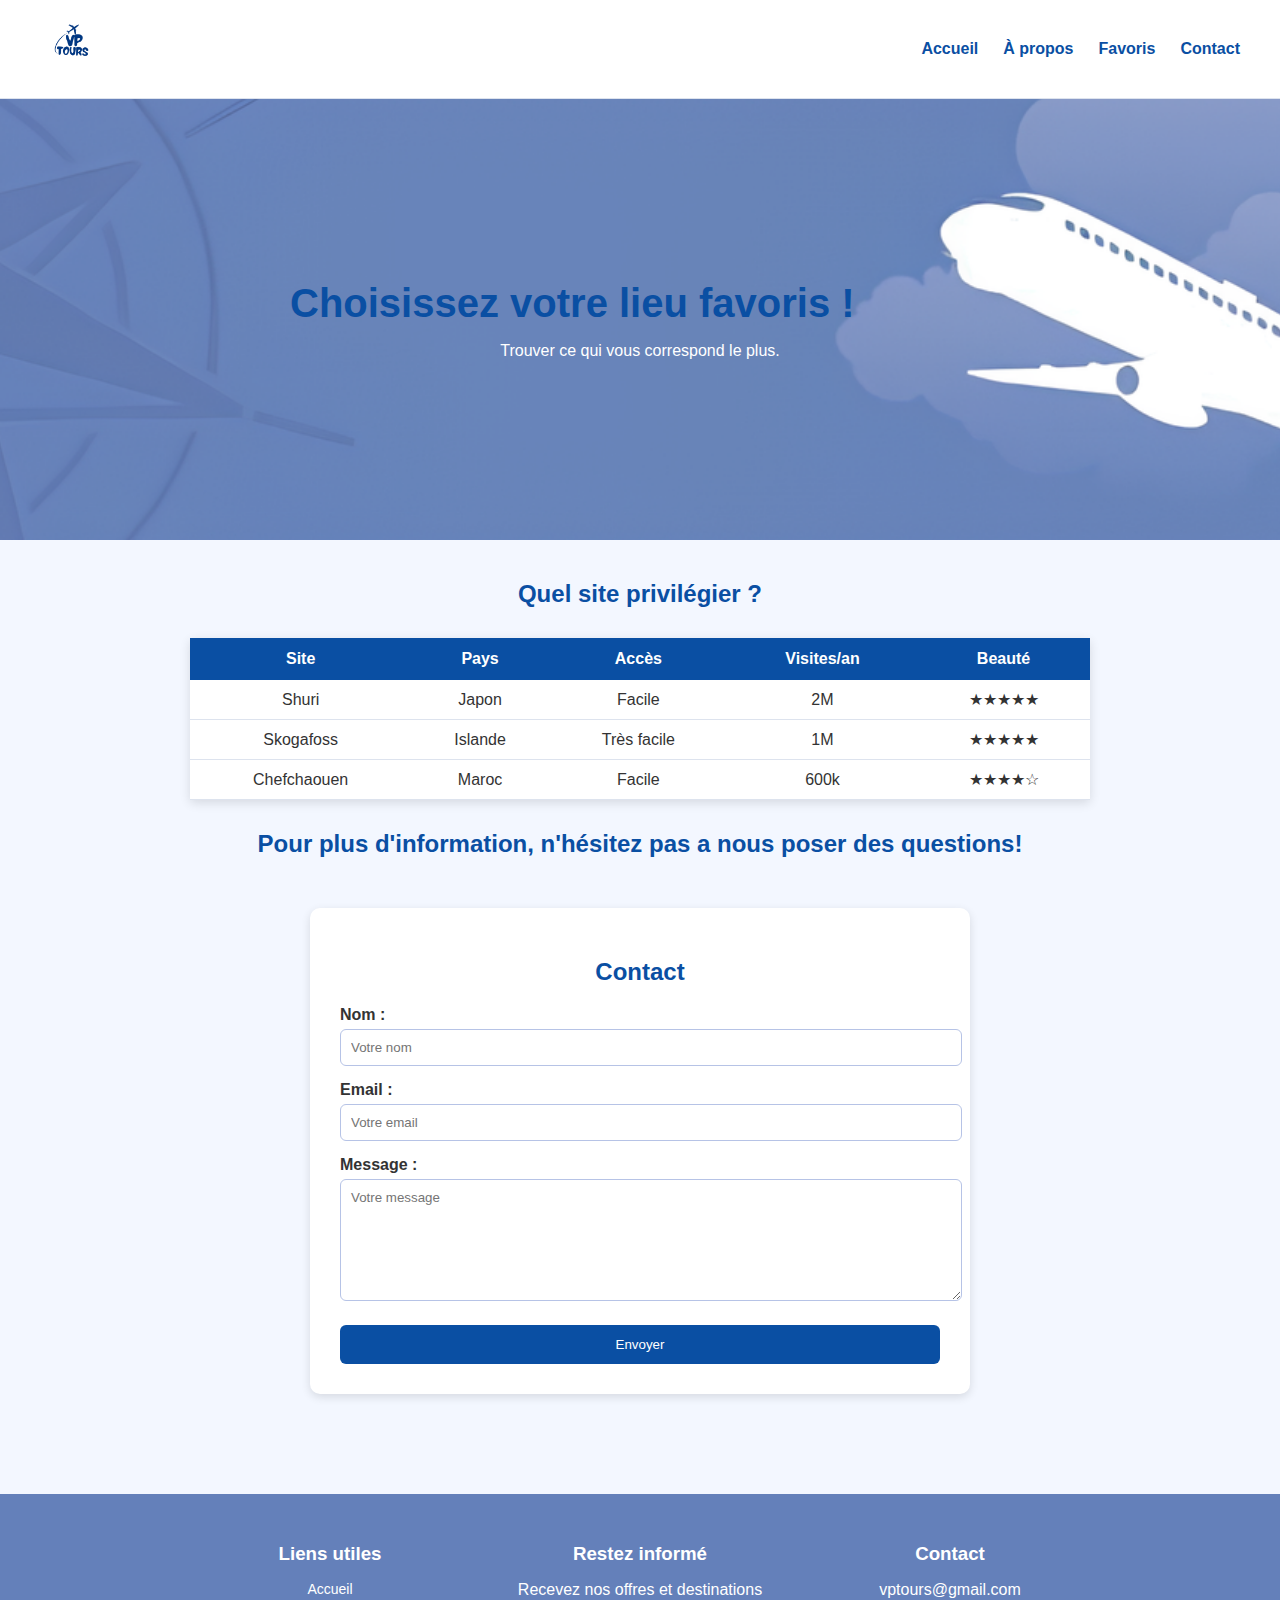
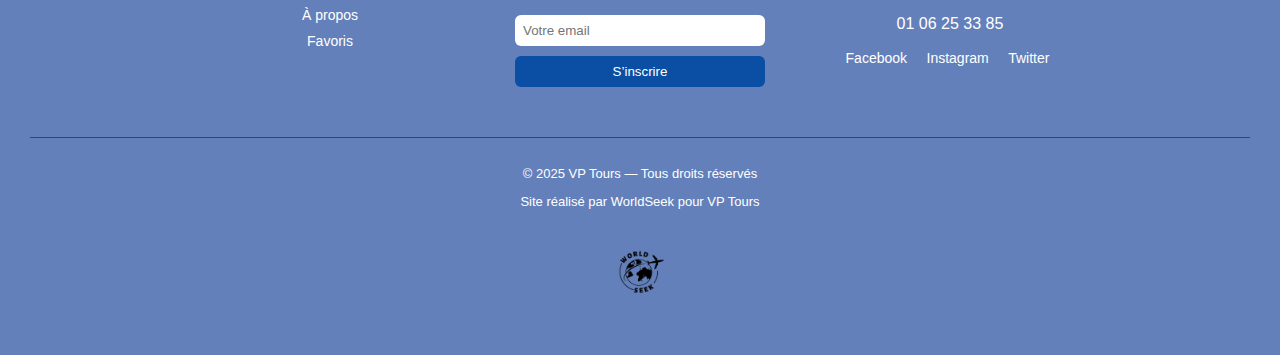
<file: synthese.html>
<!DOCTYPE html>
<html lang="FR">
<head>
    <meta charset="UTF-8">
    <title>Page de synthèse</title>
    <link rel="stylesheet" href="style.css">
</head>
<body>

<header>
    <div class="header-container">
        <div class="logo">
            <img src="logo.png" alt="Logo VP Tours">
        </div>

        <nav>
            <ul class="menu">
                <li><a href="Index.html">Accueil</a></li>
                <li><a href="propos.html">À propos</a></li>
                <li><a href="synthese.html">Favoris</a></li>

                <li class="dropdown">
                    <a href="#">Contact</a>
                    <ul class="dropdown-menu">
                        <li><a href="#">vptours@gmail.com</a></li>
                        <li><a href="tel:0106253385">01 06 25 33 85</a></li>
                    </ul>
                </li>
            </ul>
        </nav>
    </div>
</header>

	<section class="principal">
		<img src="banner.png" class="principal-img" alt="Voyage">
	<div class="principal-text">
        <h1>Choisissez votre lieu favoris !</h1>
		<p>Trouver ce qui vous correspond le plus.</p>
	</div>
	</section>
	
	
	<h2 class="comparatif-titre">Quel site privilégier ?</h2>

	<table class="comparatif">
		<tr>
			<th>Site</th>
			<th>Pays</th>
			<th>Accès</th>
			<th>Visites/an</th>
			<th>Beauté</th>
		</tr>
		<tr>
			<td>Shuri</td>
			<td>Japon</td>
			<td>Facile</td>
			<td>2M</td>
			<td>★★★★★</td>
		</tr>
		<tr>
			<td>Skogafoss</td>
			<td>Islande</td>
			<td>Très facile</td>
			<td>1M</td>
			<td>★★★★★</td>
		</tr>
		<tr>
			<td>Chefchaouen</td>
			<td>Maroc</td>
			<td>Facile</td>
			<td>600k</td>
			<td>★★★★☆</td>
		</tr>
	</table>
	
	<h2 class="titre">Pour plus d'information, n'hésitez pas a nous poser des questions!</h2>
	
		<section id="contact" class="contact">
		<h2>Contact</h2>

		<form>
			<label>Nom :</label>
			<input type="text" placeholder="Votre nom">

			<label>Email :</label>
			<input type="email" placeholder="Votre email">

			<label>Message :</label>
			<textarea placeholder="Votre message"></textarea>

			<button type="submit">Envoyer</button>
		</form>
	</section>
	

 <footer class="footer">
    <div class="footer-container">

        
        <div class="footer-column">
            <h3>Liens utiles</h3>
            <ul class="footer-links">
                <li><a href="index.html">Accueil</a></li>
                <li><a href="propos.html">À propos</a></li>
                <li><a href="synthese.html">Favoris</a></li>
            </ul>
        </div>

        
        <div class="footer-column">
            <h3>Restez informé</h3>
            <p>Recevez nos offres et destinations</p>

            <form class="newsletter">
                <input type="email" placeholder="Votre email">
                <button type="submit">S’inscrire</button>
            </form>
        </div>

        
        <div class="footer-column">
            <h3>Contact</h3>
            <p>vptours@gmail.com</p>
            <p>01 06 25 33 85</p>

            <div class="socials">
                <a href="#">Facebook</a>
                <a href="#">Instagram</a>
                <a href="#">Twitter</a>
            </div>
        </div>
    </div>

    <div class="footer-bottom">
        <p>© 2025 VP Tours — Tous droits réservés</p>
        <p>Site réalisé par WorldSeek pour VP Tours</p>
		<img src="worldseek.png" alt="Logo Worldseek">
    </div>
</footer>


</body>
</html>
</file>
<file: style.css>
body {
    margin: 0;
    font-family: Arial, sans-serif;
    background-color: #f3f7ff; 
    color: #333;
}

h1, h2 {
    color: #0a4fa3; 
}

a {
    text-decoration: none;
    color: #0a4fa3;
}

ul {
    list-style: none;
    margin: 0;
    padding: 0;
}

p {
	text-align: center;
}

header {
    background-color: #fff;
    border-bottom: 1px solid #dde3ee;
    position: fixed;
    top: 0;
    width: 100%;
    z-index: 10;
}

main {
	margin-bottom: 150px;
	margin-top: 50px;
	
}

.contenu ul {
	text-align: center;
	padding: 10px;
}

.header-container {
    display: flex;
    justify-content: space-between;
    align-items: center;
    padding: 12px 40px;
}

.logo img {
    width: 70px;
}


nav ul.menu {
    display: flex;
    gap: 25px;
    font-weight: bold;
}

nav ul.menu li {
    position: relative;
}

nav ul.menu a:hover {
    text-decoration: underline;
}


.dropdown-menu {
    background-color: white;
    border: 1px solid #ccc;
    position: absolute;
    top: 35px;
    display: none;
    min-width: 150px;
}

.dropdown-menu li a {
    display: block;
    padding: 8px 12px;
}

.dropdown-menu li a:hover {
    background-color: #f0f4ff;
}

.dropdown:hover .dropdown-menu {
    display: block;
}

.titre {
	text-align: center;
}

.principal {
    margin-top: 90px; 
    position: relative;
}

.principal-img {
    width: 100%;
    height: 450px;
    object-fit: cover;
    display: block;
}

.principal-text {
    position: absolute;
    top: 50%;
    left: 50%;
    transform: translate(-50%, -50%);
    text-align: left;
    width: 80%;
    max-width: 700px;
    color: white;
}

.principal-text h1 {
    font-size: 40px;
    margin-bottom: 10px;
}

.btn-reserver {
    background-color: #0a4fa3;
    color: white;
    padding: 10px 20px;
    border-radius: 6px;
    display: inline-block;
    margin-top: 10px;
}


.avantages {
    text-align: center;
    padding: 20px 0;
    font-weight: bold;
}

.avantages ul {
    display: flex;
    justify-content: center;
    gap: 40px;
}

section {
	margin-top: 40px;
	margin-bottom: 40px;
}


.destinations img {
    width: 100%;
    height: 200px; 
    object-fit: cover; 
    border-radius: 8px;
}

.destinations {
    display: flex;
    gap: 25px;
    padding: 20px 40px;
    flex-wrap: wrap;
    justify-content: center;
}

.destinations li {
    width: 280px;
    background-color: white;
    border-radius: 10px;
    padding: 15px;
    text-align: center;
    box-shadow: 0 3px 8px rgba(0,0,0,0.12);
}

.temoignages {
    padding: 40px;
}

.card {
    background-color: white;
    padding: 15px 20px;
    border-radius: 8px;
    margin: 12px 0;
    box-shadow: 0 2px 6px rgba(0,0,0,0.12);
}

.pourquoi {
	border-top: 1px solid #0a4fa3;
	border-bottom: 1px solid #0a4fa3;
    background-color: #e7efff;
    padding: 30px 40px;
}

.pourquoi ul li {
    margin-bottom: 10px;
}

.reservation {
    padding: 40px;
}

.reservation input {
    padding: 10px;
    width: 250px;
    border: 1px solid #b6c3e6;
    border-radius: 6px;
    margin-right: 10px;
}

.reservation button {
    padding: 10px 18px;
    background-color: #0a4fa3;
    color: white;
    border: none;
    border-radius: 6px;
    cursor: pointer;
}

.map {
    margin: auto;
    display: flex;
    justify-content: center; 
    align-items: center;   
}

.map-i {
    width: 500px;
    height: 350px;
}

.video {
    display: block;
    margin: 40px auto;        
    width: 80%;             
    max-width: 800px;       
    height: 450px;            
    border-radius: 12px;      
    box-shadow: 0 4px 12px rgba(0,0,0,0.15);
}

.images-apercu {
    display: flex;
    justify-content: center;
    gap: 20px;
    margin-top: 30px;
    flex-wrap: wrap;
}

.images-apercu img {
    width: 250px;
    height: 170px;
    object-fit: cover;
    border-radius: 8px;
}

.comparatif-titre {
    text-align: center;
    margin: 40px 0 20px;
}

.comparatif {
    width: 90%;
    max-width: 900px;
    margin: 30px auto;
    border-collapse: collapse;
    background-color: white;
    box-shadow: 0 3px 10px rgba(0,0,0,0.12);
}

.comparatif th {
    background-color: #0a4fa3;
    color: white;
    padding: 12px;
}

.comparatif td {
    padding: 10px;
    text-align: center;
    border-bottom: 1px solid #dde3ee;
}

.comparatif tr:hover {
    background-color: #f0f4ff;
}

.contact {
    max-width: 600px;
    margin: 50px auto;
    background-color: white;
    padding: 30px;
    border-radius: 10px;
    box-shadow: 0 3px 10px rgba(0,0,0,0.12);
	margin-bottom: 100px;
}

.contact h2 {
    text-align: center;
    margin-bottom: 20px;
}

.contact label {
    display: block;
    margin-top: 15px;
    font-weight: bold;
}

.contact input,
.contact textarea {
    width: 100%;
    padding: 10px;
    margin-top: 5px;
    border: 1px solid #b6c3e6;
    border-radius: 6px;
    font-family: Arial, sans-serif;
}

.contact textarea {
    resize: vertical;
    min-height: 100px;
}

.contact button {
    margin-top: 20px;
    width: 100%;
    padding: 12px;
    background-color: #0a4fa3;
    color: white;
    border: none;
    border-radius: 6px;
    cursor: pointer;
}

footer {
    background-color: #6480ba;
    color: white;
    padding: 30px;
    display: flex;
    justify-content: space-around;
    align-items: center;
    margin-top: 50px;
    flex-wrap: wrap;
    text-align: center;
}

footer img {
    width: 100px;
}

footer a {
    color: #dfe9ff;
    margin: 0 5px;
}

.reservation-form {
    margin-top: 140px;     
    margin-bottom: 80px;
    max-width: 600px;
    margin-left: auto;
    margin-right: auto;
    background-color: white;
    padding: 40px;
    border-radius: 10px;
    box-shadow: 0 4px 12px rgba(0,0,0,0.1);
}

.reservation-form form {
    margin-top: 30px;
}

.reservation-form label {
    display: block;
    margin-bottom: 6px;
    margin-top: 18px;
    font-weight: bold;
	text-align: left;
}

.reservation-form input,
.reservation-form select,
.reservation-form textarea {
    width: 100%;
    padding: 10px;
    border: 1px solid #b6c3e6;
    border-radius: 6px;
}

.reservation-form button {
    margin-top: 25px;
    padding: 12px;
    width: 100%;
    background-color: #0a4fa3;
    color: white;
    border: none;
    border-radius: 6px;
    font-size: 16px;
    cursor: pointer;
}

.footer-container {
    display: flex;
    justify-content: center;
    gap: 60px;
    flex-wrap: wrap;
    max-width: 1100px;
    margin: 0 auto;
}

.footer-column {
    width: 250px;
    margin-bottom: 20px;
}

.footer-column h3 {
    margin-bottom: 15px;
    color: #ffffff;
}

.footer-links li {
    margin-bottom: 8px;
}

.footer-links a {
    color: white;
    font-size: 14px;
}

.footer-links a:hover {
    color: #444;
}

.newsletter {
    display: flex;
    flex-direction: column;
    gap: 10px;
}

.newsletter input {
    padding: 8px;
    border-radius: 6px;
    border: none;
}

.newsletter button {
    padding: 8px;
    background-color: #0a4fa3;
    color: white;
    border: none;
    border-radius: 6px;
    cursor: pointer;
}

.socials a {
    margin-right: 10px;
    color: white;
    font-size: 14px;
}

.socials a:hover {
    color: #444;
}

.footer-bottom {
    width: 100%;
    border-top: 1px solid #444;
    margin-top: 30px;
    padding-top: 15px;
    text-align: center;
    font-size: 13px;
    color: white;
}

.contenu,
.pourquoi {
    text-align: center;
}

.contenu ul,
.pourquoi ul {
    display: inline-block;
    list-style: disc;
    list-style-position: inside;
    padding: 0;
    margin: 0;
    text-align: left;
}

.contenu ul li,
.pourquoi ul li {
    margin-bottom: 8px;
}
</file>
